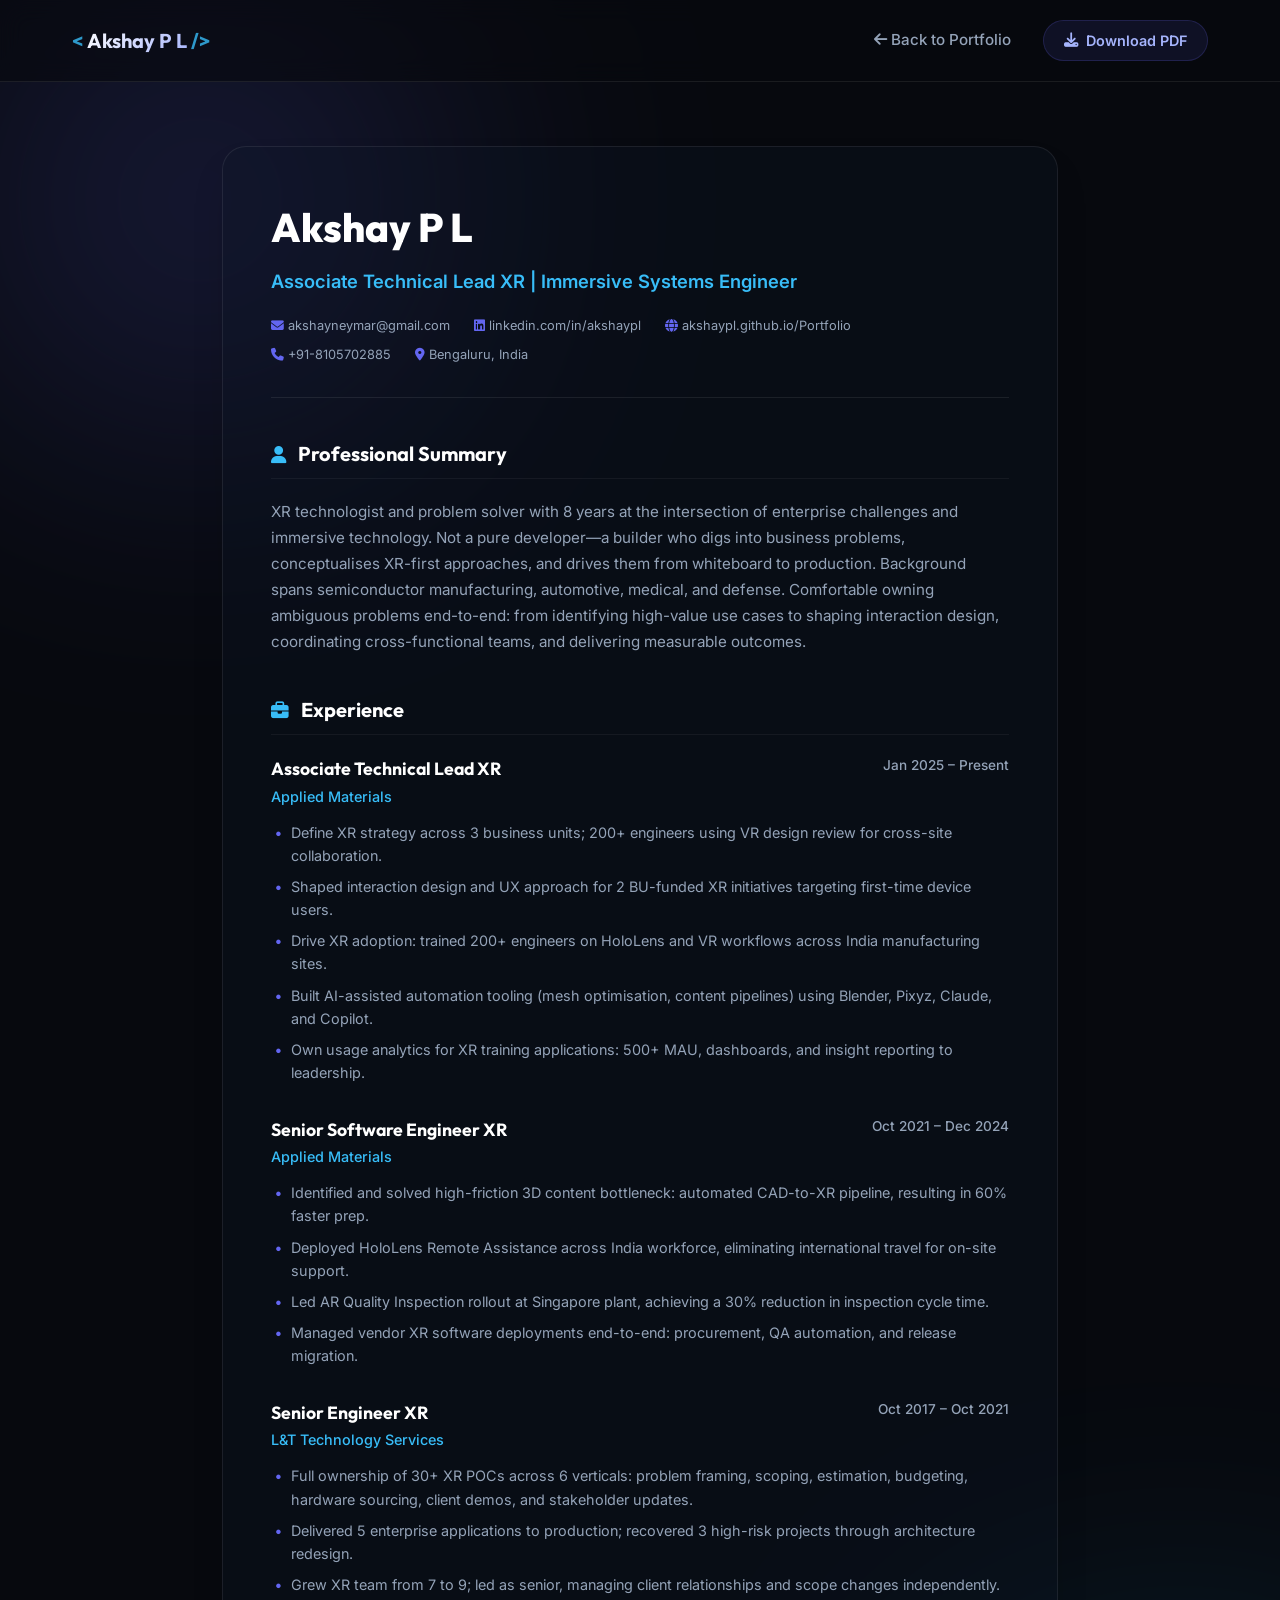
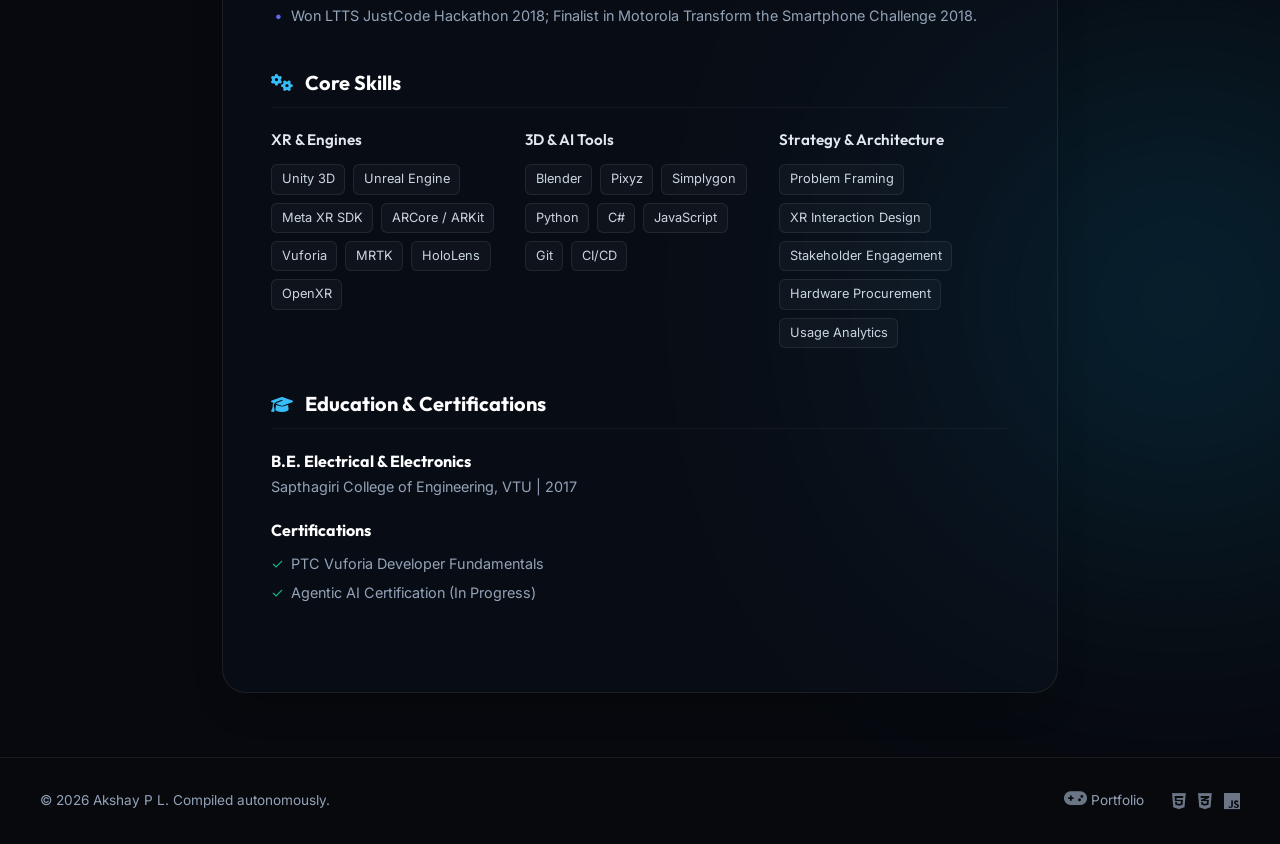
<file: cv.html>
<!DOCTYPE html>
<html lang="en">
<head>
    <meta charset="UTF-8">
    <meta name="viewport" content="width=device-width, initial-scale=1.0">
    <title>Akshay P L - CV / Resume</title>
    <!-- Custom SVG Favicon -->
    <link rel="icon" type="image/svg+xml" href="data:image/svg+xml,&lt;svg xmlns='http://www.w3.org/2000/svg' viewBox='0 0 100 100'&gt;&lt;rect width='100' height='100' rx='25' fill='%230f172a'/&gt;&lt;path d='M32 35 L17 50 L32 65 M68 35 L83 50 L68 65 M46 68 L54 32' stroke='%236366f1' stroke-width='8' stroke-linecap='round' stroke-linejoin='round' fill='none'/&gt;&lt;/svg&gt;">
    <!-- Google Fonts -->
    <link rel="preconnect" href="https://fonts.googleapis.com">
    <link rel="preconnect" href="https://fonts.gstatic.com" crossorigin>
    <link href="https://fonts.googleapis.com/css2?family=Inter:wght@300;400;500;600;700&family=Outfit:wght@400;500;600;700;800&display=swap" rel="stylesheet">
    <!-- FontAwesome for icons -->
    <link rel="stylesheet" href="https://cdnjs.cloudflare.com/ajax/libs/font-awesome/6.5.1/css/all.min.css">
    <link rel="stylesheet" href="style.css?v=2">
</head>
<body>
    <div class="bg-glow bg-glow-1"></div>
    <div class="bg-glow bg-glow-2"></div>

    <!-- Header / Navigation -->
    <header>
        <div class="header-container">
            <a href="index.html" class="logo">
                <span class="code-bracket">&lt;</span>
                <span class="logo-text">Akshay P L</span>
                <span class="code-bracket">/&gt;</span>
            </a>
            <nav class="nav-links">
                <a href="index.html" class="nav-link"><i class="fa-solid fa-arrow-left"></i> Back to Portfolio</a>
                <a href="Akshay_PL_Master_CV.pdf" download class="btn-cv-download"><i class="fa-solid fa-download"></i> Download PDF</a>
            </nav>
        </div>
    </header>

    <!-- CV Container -->
    <main class="cv-main-container">
        <div class="cv-wrapper">
            <!-- Header Block -->
            <div class="cv-header">
                <h1 class="cv-name">Akshay P L</h1>
                <p class="cv-title">Associate Technical Lead XR | Immersive Systems Engineer</p>
                <div class="cv-contact-info">
                    <div class="cv-contact-line">
                        <span><i class="fa-solid fa-envelope"></i> <a href="mailto:akshayneymar@gmail.com">akshayneymar@gmail.com</a></span>
                        <span><i class="fa-brands fa-linkedin"></i> <a href="https://www.linkedin.com/in/akshaypl/" target="_blank">linkedin.com/in/akshaypl</a></span>
                        <span><i class="fa-solid fa-globe"></i> <a href="https://akshaypl.github.io/Portfolio/" target="_blank">akshaypl.github.io/Portfolio</a></span>
                    </div>
                    <div class="cv-contact-line">
                        <span><i class="fa-solid fa-phone"></i> +91-8105702885</span>
                        <span><i class="fa-solid fa-location-dot"></i> Bengaluru, India</span>
                    </div>
                </div>
            </div>

            <!-- Summary Section -->
            <section class="cv-section">
                <h2 class="cv-section-title"><i class="fa-solid fa-user"></i> Professional Summary</h2>
                <p class="cv-text">
                    XR technologist and problem solver with 8 years at the intersection of enterprise challenges and immersive technology. Not a pure developer—a builder who digs into business problems, conceptualises XR-first approaches, and drives them from whiteboard to production. Background spans semiconductor manufacturing, automotive, medical, and defense. Comfortable owning ambiguous problems end-to-end: from identifying high-value use cases to shaping interaction design, coordinating cross-functional teams, and delivering measurable outcomes.
                </p>
            </section>

            <!-- Experience Section -->
            <section class="cv-section">
                <h2 class="cv-section-title"><i class="fa-solid fa-briefcase"></i> Experience</h2>

                <div class="job-block">
                    <div class="job-header">
                        <div class="job-title-company">
                            <h3>Associate Technical Lead XR</h3>
                            <span class="company-name">Applied Materials</span>
                        </div>
                        <span class="job-duration">Jan 2025 – Present</span>
                    </div>
                    <ul class="job-bullets">
                        <li>Define XR strategy across 3 business units; 200+ engineers using VR design review for cross-site collaboration.</li>
                        <li>Shaped interaction design and UX approach for 2 BU-funded XR initiatives targeting first-time device users.</li>
                        <li>Drive XR adoption: trained 200+ engineers on HoloLens and VR workflows across India manufacturing sites.</li>
                        <li>Built AI-assisted automation tooling (mesh optimisation, content pipelines) using Blender, Pixyz, Claude, and Copilot.</li>
                        <li>Own usage analytics for XR training applications: 500+ MAU, dashboards, and insight reporting to leadership.</li>
                    </ul>
                </div>

                <div class="job-block">
                    <div class="job-header">
                        <div class="job-title-company">
                            <h3>Senior Software Engineer XR</h3>
                            <span class="company-name">Applied Materials</span>
                        </div>
                        <span class="job-duration">Oct 2021 – Dec 2024</span>
                    </div>
                    <ul class="job-bullets">
                        <li>Identified and solved high-friction 3D content bottleneck: automated CAD-to-XR pipeline, resulting in 60% faster prep.</li>
                        <li>Deployed HoloLens Remote Assistance across India workforce, eliminating international travel for on-site support.</li>
                        <li>Led AR Quality Inspection rollout at Singapore plant, achieving a 30% reduction in inspection cycle time.</li>
                        <li>Managed vendor XR software deployments end-to-end: procurement, QA automation, and release migration.</li>
                    </ul>
                </div>

                <div class="job-block">
                    <div class="job-header">
                        <div class="job-title-company">
                            <h3>Senior Engineer XR</h3>
                            <span class="company-name">L&T Technology Services</span>
                        </div>
                        <span class="job-duration">Oct 2017 – Oct 2021</span>
                    </div>
                    <ul class="job-bullets">
                        <li>Full ownership of 30+ XR POCs across 6 verticals: problem framing, scoping, estimation, budgeting, hardware sourcing, client demos, and stakeholder updates.</li>
                        <li>Delivered 5 enterprise applications to production; recovered 3 high-risk projects through architecture redesign.</li>
                        <li>Grew XR team from 7 to 9; led as senior, managing client relationships and scope changes independently.</li>
                        <li>Won LTTS JustCode Hackathon 2018; Finalist in Motorola Transform the Smartphone Challenge 2018.</li>
                    </ul>
                </div>
            </section>

            <!-- Skills Section -->
            <section class="cv-section">
                <h2 class="cv-section-title"><i class="fa-solid fa-gears"></i> Core Skills</h2>
                <div class="cv-skills-grid">
                    <div class="skill-category">
                        <h4>XR & Engines</h4>
                        <div class="skill-tags">
                            <span>Unity 3D</span>
                            <span>Unreal Engine</span>
                            <span>Meta XR SDK</span>
                            <span>ARCore / ARKit</span>
                            <span>Vuforia</span>
                            <span>MRTK</span>
                            <span>HoloLens</span>
                            <span>OpenXR</span>
                        </div>
                    </div>
                    <div class="skill-category">
                        <h4>3D & AI Tools</h4>
                        <div class="skill-tags">
                            <span>Blender</span>
                            <span>Pixyz</span>
                            <span>Simplygon</span>
                            <span>Python</span>
                            <span>C#</span>
                            <span>JavaScript</span>
                            <span>Git</span>
                            <span>CI/CD</span>
                        </div>
                    </div>
                    <div class="skill-category">
                        <h4>Strategy & Architecture</h4>
                        <div class="skill-tags">
                            <span>Problem Framing</span>
                            <span>XR Interaction Design</span>
                            <span>Stakeholder Engagement</span>
                            <span>Hardware Procurement</span>
                            <span>Usage Analytics</span>
                        </div>
                    </div>
                </div>
            </section>

            <!-- Education & Certifications -->
            <section class="cv-section">
                <h2 class="cv-section-title"><i class="fa-solid fa-graduation-cap"></i> Education & Certifications</h2>
                <div class="education-block">
                    <div class="edu-item">
                        <h4>B.E. Electrical & Electronics</h4>
                        <p class="edu-meta">Sapthagiri College of Engineering, VTU | 2017</p>
                    </div>
                    <div class="edu-item">
                        <h4>Certifications</h4>
                        <ul class="edu-certs">
                            <li>PTC Vuforia Developer Fundamentals</li>
                            <li>Agentic AI Certification (In Progress)</li>
                        </ul>
                    </div>
                </div>
            </section>
        </div>
    </main>

    <!-- Footer -->
    <footer>
        <div class="footer-container">
            <p>&copy; 2026 Akshay P L. Compiled autonomously.</p>
            <div class="footer-tech">
                <a href="index.html" style="color: var(--text-muted); margin-right: 1rem; text-decoration: none;"><i class="fa-solid fa-gamepad"></i> Portfolio</a>
                <i class="fa-brands fa-html5"></i>
                <i class="fa-brands fa-css3-alt"></i>
                <i class="fa-brands fa-js"></i>
            </div>
        </div>
    </footer>
</body>
</html>
</file>
<file: style.css>
/* ==========================================================================
   Base Styles & Reset
   ========================================================================== */
:root {
    --bg-dark: #07090e;
    --bg-card: rgba(15, 23, 42, 0.45);
    --border-color: rgba(255, 255, 255, 0.08);
    --border-hover: rgba(255, 255, 255, 0.2);
    
    --primary: #6366f1; /* Indigo */
    --primary-glow: rgba(99, 102, 241, 0.15);
    --secondary: #0ea5e9; /* Sky Blue */
    --secondary-glow: rgba(14, 165, 233, 0.15);
    
    --text-primary: #f8fafc;
    --text-muted: #94a3b8;
    --text-highlight: #38bdf8;
    
    --font-heading: 'Outfit', sans-serif;
    --font-body: 'Inter', sans-serif;
    
    --transition-speed: 0.3s;
}

* {
    margin: 0;
    padding: 0;
    box-sizing: border-box;
}

html {
    scroll-behavior: smooth;
    overflow-x: hidden;
    width: 100%;
}

body {
    background-color: var(--bg-dark);
    color: var(--text-primary);
    font-family: var(--font-body);
    line-height: 1.6;
    overflow-x: hidden;
    width: 100%;
    min-height: 100vh;
    display: flex;
    flex-direction: column;
    position: relative;
}

/* WebGL Background Canvas */
#webgl-bg {
    position: fixed;
    top: 0;
    left: 0;
    width: 100%;
    height: 100%;
    z-index: -3;
    pointer-events: none;
}

/* Scroll Progress indicator */
.scroll-progress {
    position: fixed;
    top: 0;
    left: 0;
    height: 3px;
    width: 0%;
    background: linear-gradient(90deg, var(--primary) 0%, var(--secondary) 100%);
    z-index: 1001;
    box-shadow: 0 0 8px rgba(99, 102, 241, 0.6);
    pointer-events: none;
    transition: width 0.1s ease-out;
}

/* Background Glow Effects */
.bg-glow {
    position: absolute;
    width: 600px;
    height: 600px;
    border-radius: 50%;
    filter: blur(140px);
    z-index: -1;
    pointer-events: none;
    opacity: 0.4;
}

.bg-glow-1 {
    top: -100px;
    left: -100px;
    background: radial-gradient(circle, var(--primary) 0%, transparent 70%);
}

.bg-glow-2 {
    bottom: 10%;
    right: -200px;
    background: radial-gradient(circle, var(--secondary) 0%, transparent 70%);
}

/* ==========================================================================
   Header Navigation
   ========================================================================== */
header {
    width: 100%;
    border-bottom: 1px solid var(--border-color);
    background: rgba(7, 9, 14, 0.6);
    backdrop-filter: blur(12px);
    position: sticky;
    top: 0;
    z-index: 100;
}

.header-container {
    max-width: 1200px;
    margin: 0 auto;
    padding: 1.25rem 2rem;
    display: flex;
    justify-content: space-between;
    align-items: center;
}

.logo {
    display: flex;
    align-items: center;
    text-decoration: none;
    font-family: var(--font-heading);
    font-weight: 700;
    font-size: 1.25rem;
}

.logo-text {
    background: linear-gradient(135deg, #ffffff 0%, #a5b4fc 100%);
    -webkit-background-clip: text;
    -webkit-text-fill-color: transparent;
    margin: 0 0.25rem;
}

.code-bracket {
    color: var(--text-highlight);
    opacity: 0.8;
}

.nav-links {
    display: flex;
    align-items: center;
    gap: 2rem;
}

.nav-link {
    color: var(--text-muted);
    text-decoration: none;
    font-size: 0.95rem;
    font-weight: 500;
    transition: color var(--transition-speed) ease;
}

.nav-link:hover {
    color: #ffffff;
}

.btn-cv-nav, .btn-cv-download {
    display: inline-flex;
    align-items: center;
    gap: 0.5rem;
    background: rgba(99, 102, 241, 0.1);
    border: 1px solid rgba(99, 102, 241, 0.2);
    padding: 0.5rem 1.25rem;
    border-radius: 100px;
    font-size: 0.9rem;
    font-weight: 600;
    color: #a5b4fc;
    text-decoration: none;
    transition: all var(--transition-speed) ease;
}

.btn-cv-nav:hover, .btn-cv-download:hover {
    background: var(--primary);
    border-color: var(--primary);
    color: #ffffff;
    box-shadow: 0 0 15px rgba(99, 102, 241, 0.35);
}

/* ==========================================================================
   Hero Section
   ========================================================================== */
.hero {
    max-width: 1000px;
    margin: 0 auto;
    padding: 5rem 2rem 1.5rem 2rem;
    text-align: center;
}

.hero-badge {
    display: inline-flex;
    align-items: center;
    gap: 0.6rem;
    background: rgba(34, 197, 94, 0.1);
    border: 1px solid rgba(34, 197, 94, 0.2);
    padding: 0.5rem 1.25rem;
    border-radius: 100px;
    font-size: 0.85rem;
    font-weight: 600;
    color: #4ade80;
    margin-bottom: 2rem;
}

.badge-status {
    width: 8px;
    height: 8px;
    background-color: #22c55e;
    border-radius: 50%;
    display: inline-block;
    box-shadow: 0 0 8px #22c55e;
    animation: pulse 2s infinite;
}

@keyframes pulse {
    0% { transform: scale(0.95); box-shadow: 0 0 0 0 rgba(34, 197, 94, 0.7); }
    70% { transform: scale(1); box-shadow: 0 0 0 6px rgba(34, 197, 94, 0); }
    100% { transform: scale(0.95); box-shadow: 0 0 0 0 rgba(34, 197, 94, 0); }
}

.hero-title {
    font-family: var(--font-heading);
    font-size: 3.25rem;
    font-weight: 800;
    line-height: 1.2;
    margin-bottom: 1.5rem;
    background: linear-gradient(135deg, #ffffff 30%, #94a3b8 100%);
    -webkit-background-clip: text;
    -webkit-text-fill-color: transparent;
    letter-spacing: -0.02em;
}

.hero-subtitle {
    font-size: 1.15rem;
    color: var(--text-muted);
    max-width: 800px;
    margin: 0 auto 3rem auto;
}

.hero-actions {
    display: flex;
    justify-content: center;
    gap: 1.5rem;
    margin-bottom: 0;
}

.btn {
    display: inline-flex;
    align-items: center;
    gap: 0.6rem;
    padding: 0.85rem 2rem;
    border-radius: 12px;
    font-size: 0.95rem;
    font-weight: 600;
    text-decoration: none;
    transition: all var(--transition-speed) ease;
    cursor: pointer;
}

.btn-primary {
    background: var(--primary);
    color: #ffffff;
    border: 1px solid var(--primary);
    box-shadow: 0 4px 20px rgba(99, 102, 241, 0.25);
}

.btn-primary:hover {
    transform: translateY(-2px);
    box-shadow: 0 8px 25px rgba(99, 102, 241, 0.4);
}

.btn-secondary {
    background: rgba(255, 255, 255, 0.05);
    color: #ffffff;
    border: 1px solid var(--border-color);
}

.btn-secondary:hover {
    background: rgba(255, 255, 255, 0.1);
    border-color: var(--border-hover);
    transform: translateY(-2px);
}

.hero-stats {
    display: flex;
    justify-content: center;
    gap: 4rem;
    border-top: 1px solid var(--border-color);
    border-bottom: 1px solid var(--border-color);
    padding: 2rem;
    background: rgba(15, 23, 42, 0.2);
    border-radius: 16px;
    backdrop-filter: blur(8px);
}

.stat-item {
    display: flex;
    flex-direction: column;
    align-items: center;
}

.stat-number {
    font-family: var(--font-heading);
    font-size: 2.25rem;
    font-weight: 700;
    color: var(--text-highlight);
    margin-bottom: 0.25rem;
}

.stat-label {
    font-size: 0.85rem;
    color: var(--text-muted);
    text-transform: uppercase;
    letter-spacing: 0.05em;
}

/* ==========================================================================
   Projects Section & Grid
   ========================================================================== */
.projects-section {
    max-width: 1200px;
    margin: 0 auto;
    padding: 2rem 2rem 5rem 2rem;
}

.section-header {
    text-align: center;
    margin-bottom: 3rem;
}

.section-header h2 {
    font-family: var(--font-heading);
    font-size: 2rem;
    font-weight: 700;
    margin-bottom: 0.5rem;
}

.section-header p {
    color: var(--text-muted);
}

/* Category Filter Control Buttons */
.project-filters {
    display: flex;
    justify-content: center;
    gap: 0.85rem;
    margin-top: 2rem;
    flex-wrap: wrap;
}

.filter-btn {
    background: rgba(15, 23, 42, 0.3);
    border: 1px solid var(--border-color);
    color: var(--text-muted);
    padding: 0.6rem 1.35rem;
    border-radius: 100px;
    font-size: 0.88rem;
    font-weight: 600;
    cursor: pointer;
    display: inline-flex;
    align-items: center;
    gap: 0.5rem;
    transition: all var(--transition-speed) ease;
    backdrop-filter: blur(4px);
}

.filter-btn i {
    font-size: 0.95rem;
    opacity: 0.8;
}

.filter-btn:hover {
    color: #ffffff;
    border-color: var(--border-hover);
    background: rgba(255, 255, 255, 0.04);
    transform: translateY(-1px);
}

.filter-btn.active {
    background: linear-gradient(135deg, var(--primary) 0%, rgba(99, 102, 241, 0.7) 100%);
    border-color: var(--primary);
    color: #ffffff;
    box-shadow: 0 0 15px rgba(99, 102, 241, 0.35);
}

.projects-grid {
    display: grid;
    grid-template-columns: repeat(auto-fill, minmax(340px, 1fr));
    gap: 2rem;
}

/* ==========================================================================
   Project Card
   ========================================================================== */
.project-card {
    background: var(--bg-card);
    border: 1px solid var(--border-color);
    border-radius: 16px;
    overflow: hidden;
    cursor: pointer;
    transition: all var(--transition-speed) cubic-bezier(0.4, 0, 0.2, 1);
    display: flex;
    flex-direction: column;
    height: 100%;
    position: relative;
}

/* Spotlight mouse tracker hover effect */
.project-card::before {
    content: '';
    position: absolute;
    top: 0;
    left: 0;
    width: 100%;
    height: 100%;
    border-radius: inherit;
    background: radial-gradient(350px circle at var(--mouse-x, 50%) var(--mouse-y, 50%), rgba(99, 102, 241, 0.12), transparent 80%);
    z-index: 1;
    pointer-events: none;
    opacity: 0;
    transition: opacity 0.4s ease;
}

.project-card:hover::before {
    opacity: 1;
}

.project-card:hover {
    transform: translateY(-8px);
    border-color: rgba(99, 102, 241, 0.45);
    box-shadow: 0 12px 30px -10px rgba(99, 102, 241, 0.3);
    background: rgba(15, 23, 42, 0.6);
}

.card-media-wrapper {
    position: relative;
    padding-top: 56.25%; /* 16:9 Aspect Ratio */
    background: #0f172a;
    border-bottom: 1px solid var(--border-color);
    z-index: 2;
}

.card-media-wrapper img.card-thumbnail {
    position: absolute;
    top: 0;
    left: 0;
    width: 100%;
    height: 100%;
    object-fit: cover;
    transition: transform 0.5s ease;
}

.project-card:hover .card-thumbnail {
    transform: scale(1.05);
}

/* Wireframe Placeholder */
.wireframe-placeholder {
    position: absolute;
    top: 0;
    left: 0;
    width: 100%;
    height: 100%;
    display: flex;
    flex-direction: column;
    align-items: center;
    justify-content: center;
    background: radial-gradient(circle at center, #1e293b 0%, #0f172a 100%);
    padding: 1.5rem;
    text-align: center;
    color: var(--text-muted);
}

.wireframe-placeholder::before {
    content: '';
    position: absolute;
    top: 0;
    left: 0;
    width: 100%;
    height: 100%;
    background-image: 
        linear-gradient(rgba(255, 255, 255, 0.02) 1px, transparent 1px),
        linear-gradient(90deg, rgba(255, 255, 255, 0.02) 1px, transparent 1px);
    background-size: 20px 20px;
    pointer-events: none;
}

.placeholder-icon {
    font-size: 1.75rem;
    margin-bottom: 0.75rem;
    color: var(--text-highlight);
    opacity: 0.7;
    filter: drop-shadow(0 0 8px rgba(56, 189, 248, 0.3));
}

.placeholder-text {
    font-size: 0.85rem;
    font-weight: 500;
    max-width: 90%;
    margin-bottom: 0.5rem;
    display: -webkit-box;
    -webkit-line-clamp: 2;
    -webkit-box-orient: vertical;
    overflow: hidden;
    color: #cbd5e1;
}

.wireframe-dimensions {
    font-family: monospace;
    font-size: 0.75rem;
    background: rgba(0, 0, 0, 0.3);
    padding: 0.2rem 0.5rem;
    border-radius: 4px;
    border: 1px solid rgba(255, 255, 255, 0.05);
    color: var(--text-muted);
}

.card-content {
    padding: 1.5rem;
    display: flex;
    flex-direction: column;
    flex-grow: 1;
    position: relative;
    z-index: 2;
}

.card-header {
    display: flex;
    justify-content: space-between;
    align-items: center;
    margin-bottom: 0.75rem;
}

.tag-badge {
    font-size: 0.75rem;
    background: rgba(14, 165, 233, 0.1);
    color: var(--text-highlight);
    padding: 0.2rem 0.6rem;
    border-radius: 4px;
    border: 1px solid rgba(14, 165, 233, 0.2);
    font-weight: 600;
}

.status-badge {
    font-size: 0.7rem;
    background: rgba(34, 197, 94, 0.1);
    color: #4ade80;
    padding: 0.15rem 0.5rem;
    border-radius: 4px;
    border: 1px solid rgba(34, 197, 94, 0.2);
    font-weight: 600;
    text-transform: uppercase;
}

.project-title {
    font-family: var(--font-heading);
    font-size: 1.25rem;
    font-weight: 700;
    margin-bottom: 0.5rem;
    color: #ffffff;
    transition: color var(--transition-speed) ease;
}

.project-card:hover .project-title {
    color: #a5b4fc;
}

.project-outcome-text {
    font-size: 0.88rem;
    color: var(--text-muted);
    margin-bottom: 1.5rem;
    flex-grow: 1;
    line-height: 1.5;
}

.modal-outcome {
    font-size: 0.95rem;
    color: #cbd5e1;
    margin-bottom: 1.5rem;
    line-height: 1.6;
    background: rgba(255, 255, 255, 0.02);
    border-left: 3px solid var(--primary);
    padding: 0.75rem 1rem;
    border-radius: 0 8px 8px 0;
}

.card-footer {
    display: flex;
    align-items: center;
    justify-content: space-between;
    font-size: 0.85rem;
    font-weight: 600;
    color: var(--text-highlight);
    padding-top: 1rem;
    border-top: 1px solid var(--border-color);
}

.card-footer i {
    transition: transform var(--transition-speed) ease;
}

.project-card:hover .card-footer i {
    transform: translateX(4px);
}

/* ==========================================================================
   Contact Section
   ========================================================================== */
.contact-section {
    background: rgba(15, 23, 42, 0.15);
    border-top: 1px solid var(--border-color);
    padding: 6rem 2rem;
}

.contact-container {
    max-width: 1200px;
    margin: 0 auto;
}

.contact-header {
    text-align: center;
    margin-bottom: 4rem;
}

.contact-header h2 {
    font-family: var(--font-heading);
    font-size: 2.25rem;
    font-weight: 800;
    margin-bottom: 0.75rem;
}

.contact-header p {
    color: var(--text-muted);
    max-width: 600px;
    margin: 0 auto;
}

.contact-grid {
    display: grid;
    grid-template-columns: repeat(auto-fit, minmax(260px, 1fr));
    gap: 1.5rem;
}

.contact-card {
    background: rgba(15, 23, 42, 0.35);
    border: 1px solid var(--border-color);
    border-radius: 16px;
    padding: 1.75rem;
    transition: all var(--transition-speed) ease;
}

.contact-card:hover {
    border-color: var(--border-hover);
    transform: translateY(-4px);
    box-shadow: 0 10px 20px -10px rgba(0, 0, 0, 0.3);
}

.contact-channel {
    display: flex;
    align-items: center;
    gap: 1.25rem;
}

.channel-icon {
    width: 3.25rem;
    height: 3.25rem;
    flex-shrink: 0;
    border-radius: 12px;
    display: flex;
    align-items: center;
    justify-content: center;
    font-size: 1.5rem;
    transition: all var(--transition-speed) ease;
}

.email-icon { background: rgba(99, 102, 241, 0.1); color: #818cf8; border: 1px solid rgba(99, 102, 241, 0.2); }
.phone-icon { background: rgba(14, 165, 233, 0.1); color: #38bdf8; border: 1px solid rgba(14, 165, 233, 0.2); }
.linkedin-icon { background: rgba(2, 132, 199, 0.1); color: #38bdf8; border: 1px solid rgba(2, 132, 199, 0.2); }
.twitter-icon { background: rgba(255, 255, 255, 0.05); color: #e2e8f0; border: 1px solid rgba(255, 255, 255, 0.1); }

.contact-card:hover .email-icon { background: #6366f1; color: #ffffff; box-shadow: 0 0 15px rgba(99, 102, 241, 0.4); }
.contact-card:hover .phone-icon { background: #0ea5e9; color: #ffffff; box-shadow: 0 0 15px rgba(14, 165, 233, 0.4); }
.contact-card:hover .linkedin-icon { background: #0284c7; color: #ffffff; box-shadow: 0 0 15px rgba(2, 132, 199, 0.4); }
.contact-card:hover .twitter-icon { background: #ffffff; color: #000000; box-shadow: 0 0 15px rgba(255, 255, 255, 0.4); }

.channel-details {
    display: flex;
    flex-direction: column;
}

.channel-label {
    font-size: 0.8rem;
    color: var(--text-muted);
    font-weight: 500;
}

.channel-value {
    font-family: var(--font-heading);
    font-size: 1rem;
    font-weight: 600;
    color: #ffffff;
    text-decoration: none;
    margin-top: 0.15rem;
    transition: color var(--transition-speed) ease;
}

.channel-value:hover {
    color: var(--text-highlight);
}

/* ==========================================================================
   CV / Resume Page Custom Styles
   ========================================================================== */
.cv-main-container {
    max-width: 900px;
    margin: 4rem auto;
    padding: 0 2rem;
}

.cv-wrapper {
    background: rgba(15, 23, 42, 0.3);
    border: 1px solid var(--border-color);
    border-radius: 24px;
    padding: 3rem;
    box-shadow: 0 20px 40px -15px rgba(0, 0, 0, 0.3);
}

.cv-header {
    border-bottom: 1px solid var(--border-color);
    padding-bottom: 2rem;
    margin-bottom: 2.5rem;
}

.cv-name {
    font-family: var(--font-heading);
    font-size: 2.5rem;
    font-weight: 800;
    color: #ffffff;
    margin-bottom: 0.5rem;
}

.cv-title {
    font-size: 1.15rem;
    color: var(--text-highlight);
    font-weight: 600;
    margin-bottom: 1.25rem;
}

.cv-contact-info {
    display: flex;
    flex-direction: column;
    gap: 0.5rem;
    font-size: 0.8rem;
    color: var(--text-muted);
}

.cv-contact-line {
    display: flex;
    flex-wrap: wrap;
    gap: 1.5rem;
}

.cv-contact-info span {
    white-space: nowrap;
}

.cv-contact-info a {
    color: var(--text-muted);
    text-decoration: none;
}

.cv-contact-info a:hover {
    color: #ffffff;
}

.cv-contact-info i {
    color: var(--primary);
}

.cv-section {
    margin-bottom: 2.5rem;
}

.cv-section-title {
    font-family: var(--font-heading);
    font-size: 1.25rem;
    font-weight: 700;
    color: #ffffff;
    margin-bottom: 1.25rem;
    display: flex;
    align-items: center;
    gap: 0.75rem;
    border-bottom: 1px solid rgba(255, 255, 255, 0.05);
    padding-bottom: 0.5rem;
}

.cv-section-title i {
    color: var(--text-highlight);
    font-size: 1.1rem;
}

.cv-text {
    font-size: 0.95rem;
    color: var(--text-muted);
    line-height: 1.7;
}

.job-block {
    margin-bottom: 2rem;
}

.job-header {
    display: flex;
    justify-content: space-between;
    align-items: flex-start;
    margin-bottom: 0.75rem;
}

.job-title-company h3 {
    font-family: var(--font-heading);
    font-size: 1.1rem;
    font-weight: 700;
    color: #ffffff;
}

.company-name {
    font-size: 0.9rem;
    color: var(--text-highlight);
    font-weight: 500;
}

.job-duration {
    font-size: 0.85rem;
    color: var(--text-muted);
    font-weight: 500;
}

.job-bullets {
    list-style-type: none;
    font-size: 0.9rem;
    color: var(--text-muted);
}

.job-bullets li {
    position: relative;
    padding-left: 1.25rem;
    margin-bottom: 0.5rem;
    line-height: 1.6;
}

.job-bullets li::before {
    content: '•';
    position: absolute;
    left: 0.25rem;
    color: var(--primary);
    font-weight: bold;
}

.cv-skills-grid {
    display: grid;
    grid-template-columns: repeat(auto-fit, minmax(220px, 1fr));
    gap: 1.5rem;
}

.skill-category h4 {
    font-family: var(--font-heading);
    font-size: 0.95rem;
    font-weight: 600;
    color: #e2e8f0;
    margin-bottom: 0.75rem;
}

.skill-tags {
    display: flex;
    flex-wrap: wrap;
    gap: 0.5rem;
}

.skill-tags span {
    font-size: 0.8rem;
    background: rgba(255, 255, 255, 0.03);
    border: 1px solid var(--border-color);
    padding: 0.25rem 0.6rem;
    border-radius: 6px;
    color: #cbd5e1;
}

.edu-item {
    margin-bottom: 1.25rem;
}

.edu-item h4 {
    font-family: var(--font-heading);
    font-size: 1rem;
    font-weight: 700;
    color: #ffffff;
}

.edu-meta {
    font-size: 0.9rem;
    color: var(--text-muted);
}

.edu-certs {
    list-style-type: none;
    font-size: 0.9rem;
    color: var(--text-muted);
    margin-top: 0.5rem;
}

.edu-certs li {
    position: relative;
    padding-left: 1.25rem;
    margin-bottom: 0.4rem;
}

.edu-certs li::before {
    content: '✓';
    position: absolute;
    left: 0;
    color: #10b981;
}

/* ==========================================================================
   Project Modal & Carousel
   ========================================================================== */
.modal-backdrop {
    position: fixed;
    top: 0;
    left: 0;
    width: 100%;
    height: 100%;
    background: rgba(2, 4, 8, 0.85);
    backdrop-filter: blur(16px);
    z-index: 1000;
    display: flex;
    align-items: center;
    justify-content: center;
    padding: 2rem;
    opacity: 0;
    pointer-events: none;
    transition: opacity var(--transition-speed) ease;
}

.modal-backdrop.active {
    opacity: 1;
    pointer-events: auto;
}

.modal-card {
    background: #0f172a;
    border: 1px solid var(--border-hover);
    border-radius: 24px;
    width: 100%;
    max-width: 950px;
    overflow: hidden;
    position: relative;
    box-shadow: 0 25px 50px -12px rgba(0, 0, 0, 0.5);
    transform: scale(0.95) translateY(20px);
    transition: all var(--transition-speed) cubic-bezier(0.34, 1.56, 0.64, 1);
}

.modal-backdrop.active .modal-card {
    transform: scale(1) translateY(0);
}

.modal-close {
    position: absolute;
    top: 1.5rem;
    right: 1.5rem;
    width: 2.5rem;
    height: 2.5rem;
    border-radius: 50%;
    background: rgba(255, 255, 255, 0.05);
    border: 1px solid var(--border-color);
    color: var(--text-primary);
    cursor: pointer;
    display: flex;
    align-items: center;
    justify-content: center;
    font-size: 1.25rem;
    z-index: 100;
    transition: all var(--transition-speed) ease;
}

.modal-close:hover {
    background: rgba(255, 255, 255, 0.1);
    color: var(--text-highlight);
    transform: rotate(90deg);
}

.modal-body {
    display: grid;
    grid-template-columns: 1.2fr 1fr;
}

.modal-media-container {
    position: relative;
    background: #020617;
    border-right: 1px solid var(--border-color);
    height: 100%;
    min-height: 400px;
    display: flex;
    align-items: center;
    justify-content: center;
    overflow: hidden;
}

/* Carousel Slides Styling */
.carousel-slides {
    position: absolute;
    top: 0;
    left: 0;
    width: 100%;
    height: 100%;
    display: flex;
}

.carousel-slide {
    min-width: 100%;
    height: 100%;
    position: relative;
    opacity: 0;
    transition: opacity 0.5s ease-in-out;
    display: none;
    align-items: center;
    justify-content: center;
}

.carousel-slide.active {
    opacity: 1;
    display: flex;
}

.carousel-slide img, .carousel-slide video {
    width: 100%;
    height: 100%;
    object-fit: contain;
}

.carousel-slide iframe {
    width: 100%;
    height: 100%;
    border: none;
}

.slide-caption {
    position: absolute;
    bottom: 0;
    left: 0;
    width: 100%;
    background: linear-gradient(transparent, rgba(0,0,0,0.85));
    color: #ffffff;
    padding: 2.5rem 1.5rem 1rem 1.5rem;
    font-size: 0.85rem;
    font-weight: 500;
    pointer-events: none;
}

/* Carousel Navigation */
.carousel-btn {
    position: absolute;
    top: 50%;
    transform: translateY(-50%);
    background: rgba(15, 23, 42, 0.7);
    border: 1px solid rgba(255, 255, 255, 0.1);
    color: #ffffff;
    width: 2.5rem;
    height: 2.5rem;
    border-radius: 50%;
    display: flex;
    align-items: center;
    justify-content: center;
    cursor: pointer;
    z-index: 10;
    backdrop-filter: blur(4px);
    transition: all var(--transition-speed) ease;
}

.carousel-btn:hover {
    background: var(--primary);
    border-color: var(--primary);
    box-shadow: 0 0 10px rgba(99, 102, 241, 0.5);
}

.prev-btn { left: 1rem; }
.next-btn { right: 1rem; }

.carousel-btn.hidden {
    display: none;
}

/* Carousel Dots */
.carousel-dots {
    position: absolute;
    bottom: 1rem;
    left: 50%;
    transform: translateX(-50%);
    display: flex;
    gap: 0.5rem;
    z-index: 10;
}

.carousel-dot {
    width: 8px;
    height: 8px;
    border-radius: 50%;
    background: rgba(255, 255, 255, 0.3);
    cursor: pointer;
    transition: all var(--transition-speed) ease;
}

.carousel-dot.active {
    background: var(--text-highlight);
    transform: scale(1.25);
    box-shadow: 0 0 8px rgba(56, 189, 248, 0.5);
}

.carousel-dot.hidden {
    display: none;
}

.modal-info {
    padding: 2.5rem;
    display: flex;
    flex-direction: column;
    justify-content: space-between;
    max-height: 550px;
    overflow-y: auto;
}

.modal-header {
    margin-bottom: 1.5rem;
}

.modal-tag {
    font-size: 0.8rem;
    color: var(--text-highlight);
    font-weight: 600;
    text-transform: uppercase;
    letter-spacing: 0.05em;
    display: inline-block;
    margin-bottom: 0.5rem;
}

.modal-title {
    font-family: var(--font-heading);
    font-size: 1.75rem;
    font-weight: 800;
    color: #ffffff;
}

.modal-details h4 {
    font-family: var(--font-heading);
    font-size: 1rem;
    font-weight: 600;
    color: #e2e8f0;
    margin-bottom: 1rem;
}

.modal-bullets {
    list-style-type: none;
    font-size: 0.9rem;
    color: var(--text-muted);
}

.modal-bullets li {
    position: relative;
    padding-left: 1.5rem;
    margin-bottom: 0.85rem;
}

.modal-bullets li::before {
    content: '⚡';
    position: absolute;
    left: 0;
    color: #f59e0b; /* Amber */
}

.modal-footer {
    margin-top: 2rem;
    border-top: 1px solid var(--border-color);
    padding-top: 1.5rem;
}

.media-required-alert {
    display: flex;
    align-items: flex-start;
    gap: 0.75rem;
    background: rgba(245, 158, 11, 0.05);
    border: 1px solid rgba(245, 158, 11, 0.15);
    border-radius: 8px;
    padding: 0.75rem 1rem;
    font-size: 0.8rem;
    color: #fde047;
}

.media-required-alert i {
    margin-top: 0.15rem;
    color: #fbbf24;
}

.media-required-alert code {
    font-family: monospace;
    background: rgba(0, 0, 0, 0.3);
    padding: 0.1rem 0.3rem;
    border-radius: 4px;
    border: 1px solid rgba(255, 255, 255, 0.05);
    color: #ffffff;
}
/* ==========================================================================
   VR Explore Section
   ========================================================================== */
.vr-explore-section {
    background: rgba(15, 23, 42, 0.25);
    border-top: 1px solid var(--border-color);
    padding: 4rem 2rem;
    text-align: center;
}

.vr-container {
    max-width: 600px;
    margin: 0 auto;
}

.vr-container h3 {
    font-family: var(--font-heading);
    font-size: 1.75rem;
    font-weight: 700;
    margin-bottom: 0.5rem;
}

.vr-container p {
    color: var(--text-muted);
    font-size: 0.95rem;
    margin-bottom: 1.75rem;
}

.btn-vr {
    background: linear-gradient(135deg, #a855f7 0%, var(--primary) 100%);
    border-color: #a855f7;
    box-shadow: 0 4px 20px rgba(168, 85, 247, 0.25);
}

.btn-vr:hover {
    box-shadow: 0 8px 25px rgba(168, 85, 247, 0.4);
    transform: translateY(-2px);
}

.vr-unsupported-msg {
    font-size: 0.85rem;
    color: var(--text-muted);
    border: 1px dashed rgba(255, 255, 255, 0.1);
    padding: 0.75rem 1.5rem;
    border-radius: 8px;
    display: inline-block;
}

/* Hide everything when WebXR Immersive session is running */
body.vr-active > :not(#webgl-bg) {
    display: none !important;
}

/* ==========================================================================
   Footer Section
   ========================================================================== */
footer {
    border-top: 1px solid var(--border-color);
    background: rgba(7, 9, 14, 0.9);
    padding: 2rem;
    margin-top: auto;
}

.footer-container {
    max-width: 1200px;
    margin: 0 auto;
    display: flex;
    justify-content: space-between;
    align-items: center;
    font-size: 0.85rem;
    color: var(--text-muted);
}

.footer-tech {
    display: flex;
    align-items: center;
    gap: 0.75rem;
}

.footer-tech i {
    font-size: 1.15rem;
    opacity: 0.7;
    transition: opacity var(--transition-speed) ease;
}

.footer-tech i:hover {
    opacity: 1;
}

/* ==========================================================================
   Responsive Design
   ========================================================================== */
@media (max-width: 900px) {
    .modal-body {
        grid-template-columns: 1fr;
    }
    
    .modal-media-container {
        padding-top: 56.25%;
        border-right: none;
        border-bottom: 1px solid var(--border-color);
        min-height: auto;
    }
    
    .modal-info {
        padding: 2rem;
    }
}

@media (max-width: 768px) {
    /* Header Responsive Layout */
    .header-container {
        flex-direction: column;
        gap: 0.85rem;
        padding: 1rem;
        text-align: center;
    }
    
    .logo {
        white-space: nowrap;
        justify-content: center;
        font-size: 1.15rem;
    }

    .nav-links {
        gap: 1.25rem;
        width: 100%;
        justify-content: center;
        flex-wrap: wrap;
    }

    .nav-link {
        font-size: 0.85rem;
    }

    .btn-cv-nav {
        padding: 0.35rem 0.95rem;
        font-size: 0.8rem;
    }

    /* Hero Responsive Layout */
    .hero {
        padding: 3rem 1rem 2rem 1rem;
    }
    
    .hero-badge {
        font-size: 0.78rem;
        padding: 0.45rem 1rem;
        line-height: 1.4;
        display: inline-flex;
        align-items: center;
        gap: 0.5rem;
        max-width: 100%;
    }

    .hero-title {
        font-size: 2rem;
        line-height: 1.3;
    }

    .hero-subtitle {
        font-size: 0.98rem;
        margin-bottom: 2rem;
    }
    
    .hero-actions {
        flex-direction: column;
        align-items: center;
        gap: 1rem;
        margin-bottom: 3rem;
    }
    
    .btn {
        width: 100%;
        max-width: 320px;
        justify-content: center;
    }
    
    .hero-stats {
        flex-direction: column;
        gap: 1.5rem;
        padding: 1.5rem;
    }

    /* Project Filters Spacing */
    .project-filters {
        gap: 0.5rem;
    }

    .filter-btn {
        padding: 0.45rem 1rem;
        font-size: 0.8rem;
    }
    
    .projects-section {
        width: 100%;
        max-width: 100%;
        padding: 2rem 1rem 3.5rem 1rem;
        overflow: hidden;
        box-sizing: border-box;
    }

    .projects-grid {
        display: flex;
        flex-direction: row;
        align-items: stretch;
        overflow-x: auto;
        scroll-snap-type: x mandatory;
        -webkit-overflow-scrolling: touch;
        gap: 1.25rem;
        padding: 0.5rem 1rem 1.5rem 1rem;
        margin-left: -1rem;
        margin-right: -1rem;
        scroll-padding-inline: 1rem;
    }
    
    .projects-grid::-webkit-scrollbar {
        height: 5px;
    }
    .projects-grid::-webkit-scrollbar-track {
        background: rgba(255, 255, 255, 0.03);
        border-radius: 3px;
    }
    .projects-grid::-webkit-scrollbar-thumb {
        background: rgba(99, 102, 241, 0.25);
        border-radius: 3px;
    }
    
    .project-card {
        flex: 0 0 290px;
        scroll-snap-align: start;
        margin-bottom: 0; /* Align perfectly */
        height: auto !important; /* Force card height to stretch to match sibling heights */
    }
    
    .contact-grid {
        grid-template-columns: 1fr;
    }
    
    .cv-wrapper {
        padding: 1.5rem;
    }
    
    .cv-contact-info {
        flex-direction: column;
        gap: 0.75rem;
    }

    .cv-contact-line {
        flex-direction: column !important;
        gap: 0.75rem;
    }
    
    .job-header {
        flex-direction: column;
        gap: 0.25rem;
    }
    
    .footer-container {
        flex-direction: column;
        gap: 1rem;
        text-align: center;
    }
}
</file>
